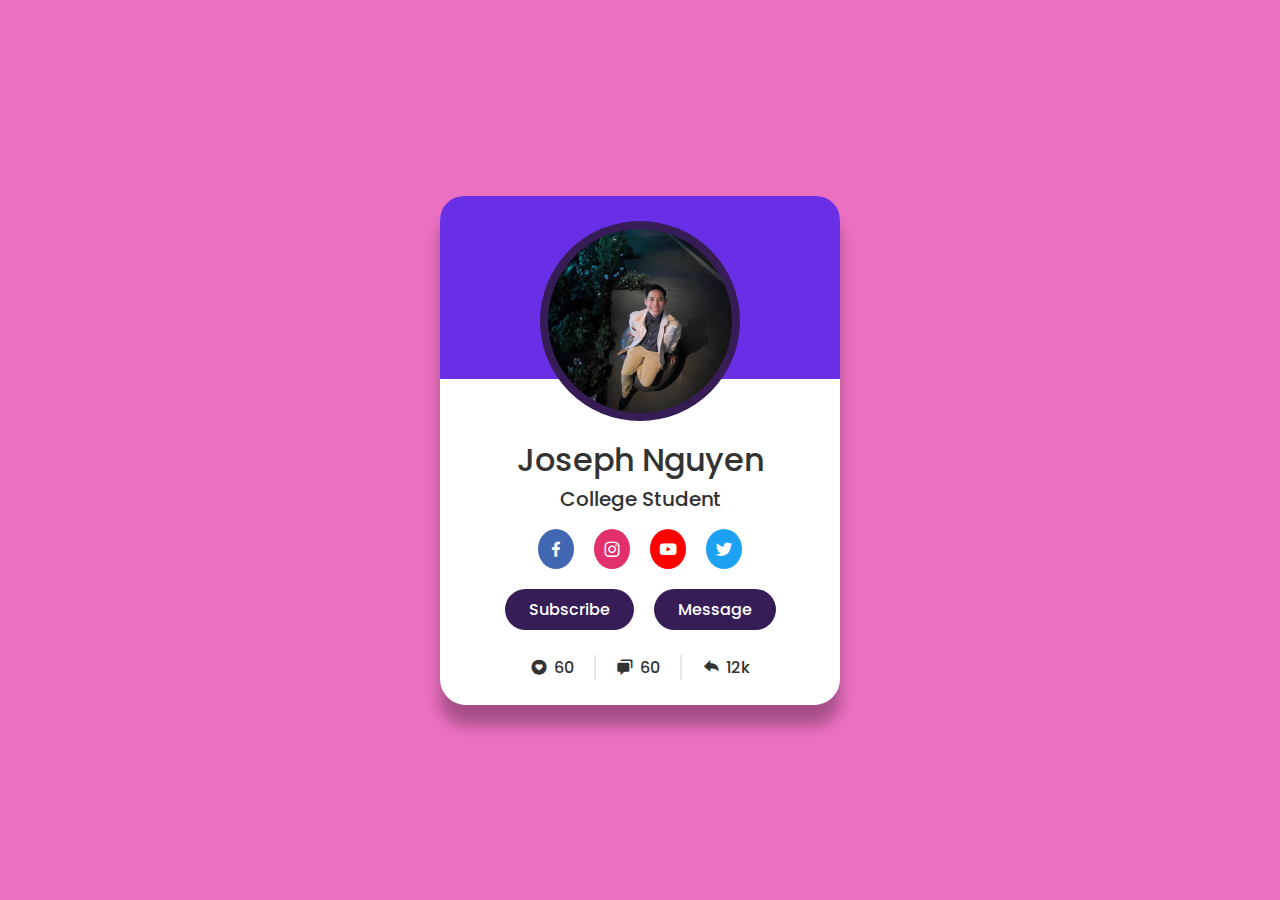
<file: ResponsiveProfileCard/index.html>
<!DOCTYPE html>
<!-- Coding by CodingLab | www.codinglabweb.com-->

<html lang=""en>
    <head>
        <meta charset="UTF-8" />
        <meta http-equiv="X-UA-Compatible" content="IE=edge" />
        <meta name="viewport" content="width=device-width, initial-scale=1.0" />
        <title>Profile Card UI Design </title>

        <!-- CSS -->
        <link rel="stylesheet" href="style.css" />

        <!-- Boxicons CSS-->
        <link href='https://unpkg.com/boxicons@2.1.4/css/boxicons.min.css' rel='stylesheet'/>
    </head>

    <body>
        <div class="profile-card">  

            <div class="image">
                <img src="img.jpg" alt="Profile Picture" class="profile-img" />
            </div>

            <div class="text-data">
               <span class="name">Joseph Nguyen</span>
               <span class="job">College Student</span> 
            </div>

            <div class="media-buttons">
                <a href="#" style="background: #4267b2" class="link">
                    <i class='bx bxl-facebook'></i>
                </a>
                
                <a href="#" style="background: #e1306c" class="link">
                    <i class='bx bxl-instagram' ></i>
                </a>

                <a href="#" style="background: #ff0000" class="link">
                    <i class='bx bxl-youtube' ></i>
                </a>

                <a href="#" style="background: #1da1f2" class="link">
                    <i class='bx bxl-twitter' ></i>
                </a>
            </div>

            <div class="buttons">
                <button class="button">Subscribe</button>
                <button class="button">Message</button>
            </div>

            <div class="analytics">
                <div class="data">
                    <i class='bx bxs-heart-circle' ></i>
                    <span class="number">60</span>
                </div>

                <div class="data">
                    <i class='bx bxs-chat' ></i>
                    <span class="number">60</span>
                </div>

                <div class="data">
                    <i class='bx bxs-share' ></i>
                    <span class="number">12k</span>
                </div>

            </div>

        </div>
    </body>
</html>
</file>
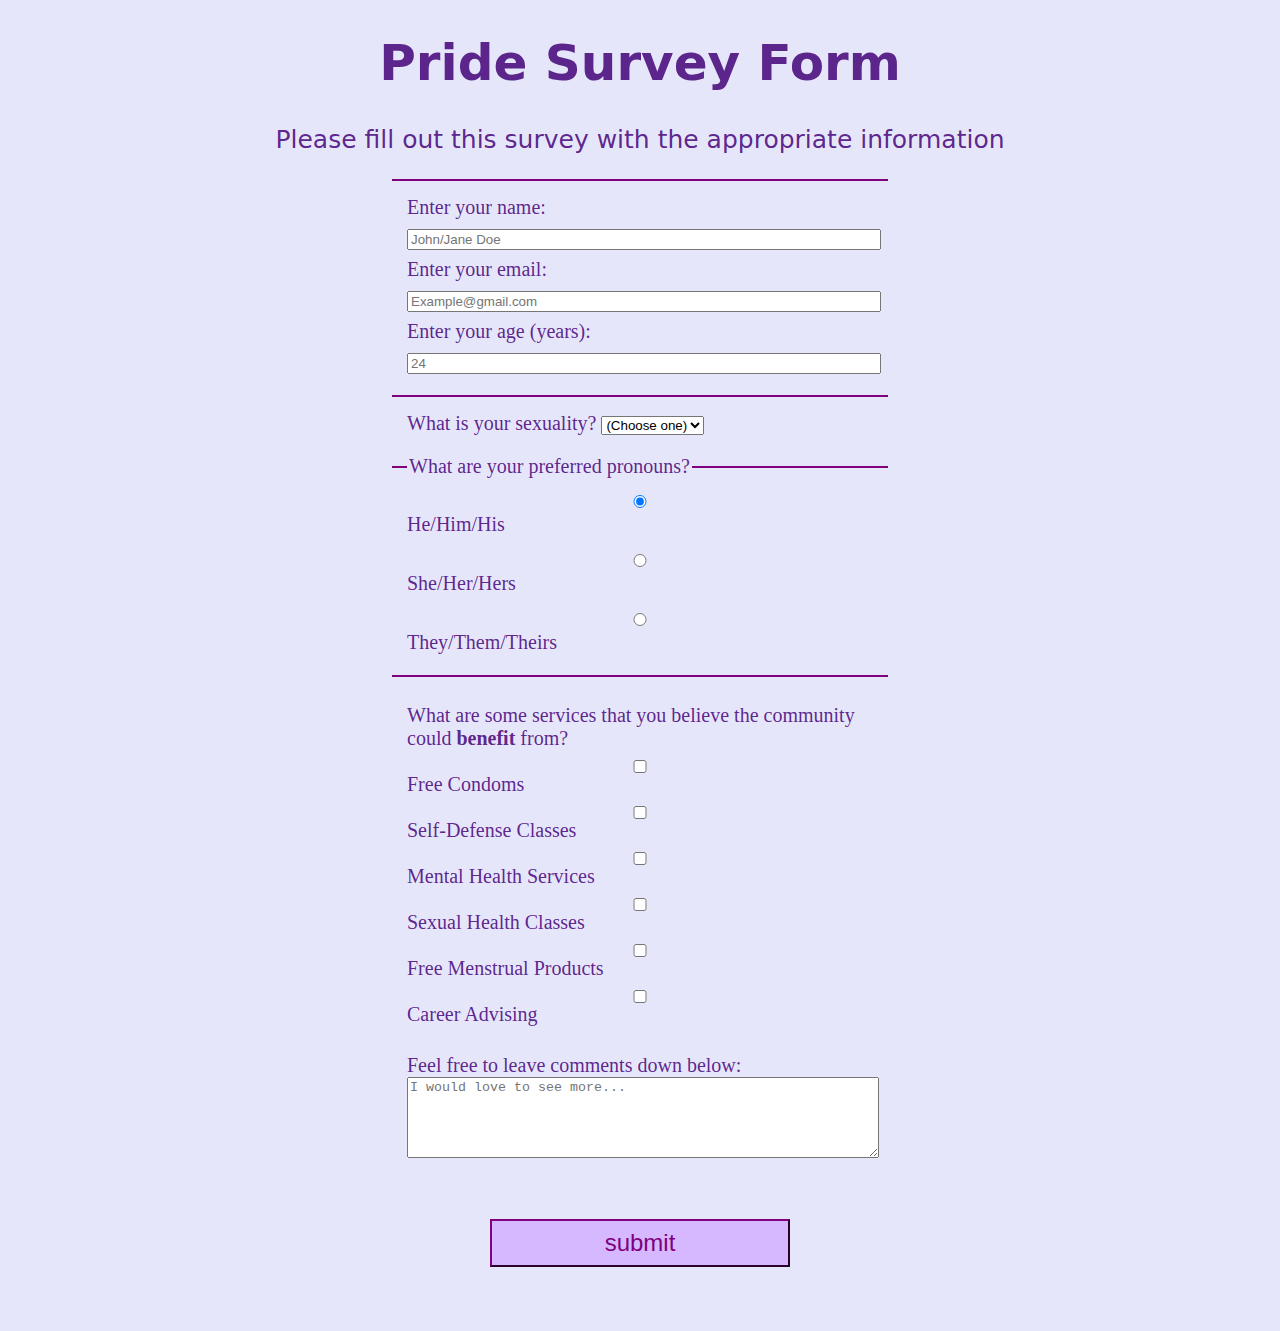
<file: Survey Form/index.html>
<!DOCTYPE html>
<html lang="en">
  <head>
    <meta charset="utf-8">
    <title>Pride Survey Form</title>
    <link rel="stylesheet" href="styles.css" />
  </head>
  <body>
    <h1 id="title">Pride Survey Form</h1>
    <p id="description">Please fill out this survey with the appropriate information</p>
    <form id="survey-form">

      <fieldset>
        <label for="name" id="name-label">Enter your name: <input id="name" type="text" name="user-name" placeholder="John/Jane Doe" required/></label>

        <label for="email" id="email-label" >Enter your email: <input id="email" type="email" name="user-email" placeholder="Example@gmail.com" required/></label>

        <label for="number" id="number-label" >Enter your age (years): <input id="number" type="number" name="user-number" min="18" max="65" placeholder="24" required/></label>
      </fieldset>

      <fieldset>
        <label for="dropdown">What is your sexuality?
          <select id="dropdown" name="dropdown">
            <option value="">(Choose one)</option>
            <option value="1">Heterosexual</option>
            <option value="2">Homosexual</option>
            <option value="3">Bisexual</option>
            <option value="4">Pansexual</option>
            <option value="5">Asexual</option>   
          </select>
        </label>
      </fieldset>

      <fieldset>
        <legend>What are your preferred pronouns?</legend>
        <label for="he-pronouns">
          <input type="radio" id="he-pronouns" name="pronouns" value="He/Him/His" checked />He/Him/His</label>
        <label for="she-pronouns">
          <input type="radio" id="she-pronouns" name="pronouns" value="She/Her/Hers" />She/Her/Hers</label>
        <label for="they-pronouns">
          <input type="radio" id="they-pronouns" name="pronouns" value="They/Them/Theirs" />They/Them/Theirs</label>
      </fieldset>
      
      <fieldset>
        <p>What are some services that you believe the community could <b>benefit</b> from?
        <label for="condom">
          <input type="checkbox" id="condom" name="condom" value="condom" />Free Condoms</label>
        <label for="defense">
          <input type="checkbox" id="defense" name="defense" value="defense" />Self-Defense Classes</label>
        <label for="sex">
        <label for="mental">
          <input type="checkbox" id="mental" name="mental" value="mental" />Mental Health Services</label>
          <input type="checkbox" id="sex" name="sex" value="sex" />Sexual Health Classes</label>
        <label for="condom">
          <input type="checkbox" id="menstrual" name="menstrual" value="menstrual" />Free Menstrual Products</label>
        <label for="career">
          <input type="checkbox" id="career" name="career" value="career" />Career Advising</label>

      <label for="comment">Feel free to leave comments down below:
        <textarea id="comment" name="comment" cols=60 rows=5 placeholder="I would love to see more..."></textarea></label>
      </fieldset>
      <input type="Submit" id="submit" value="submit" />
    </form>
  </body>
</html>
</file>
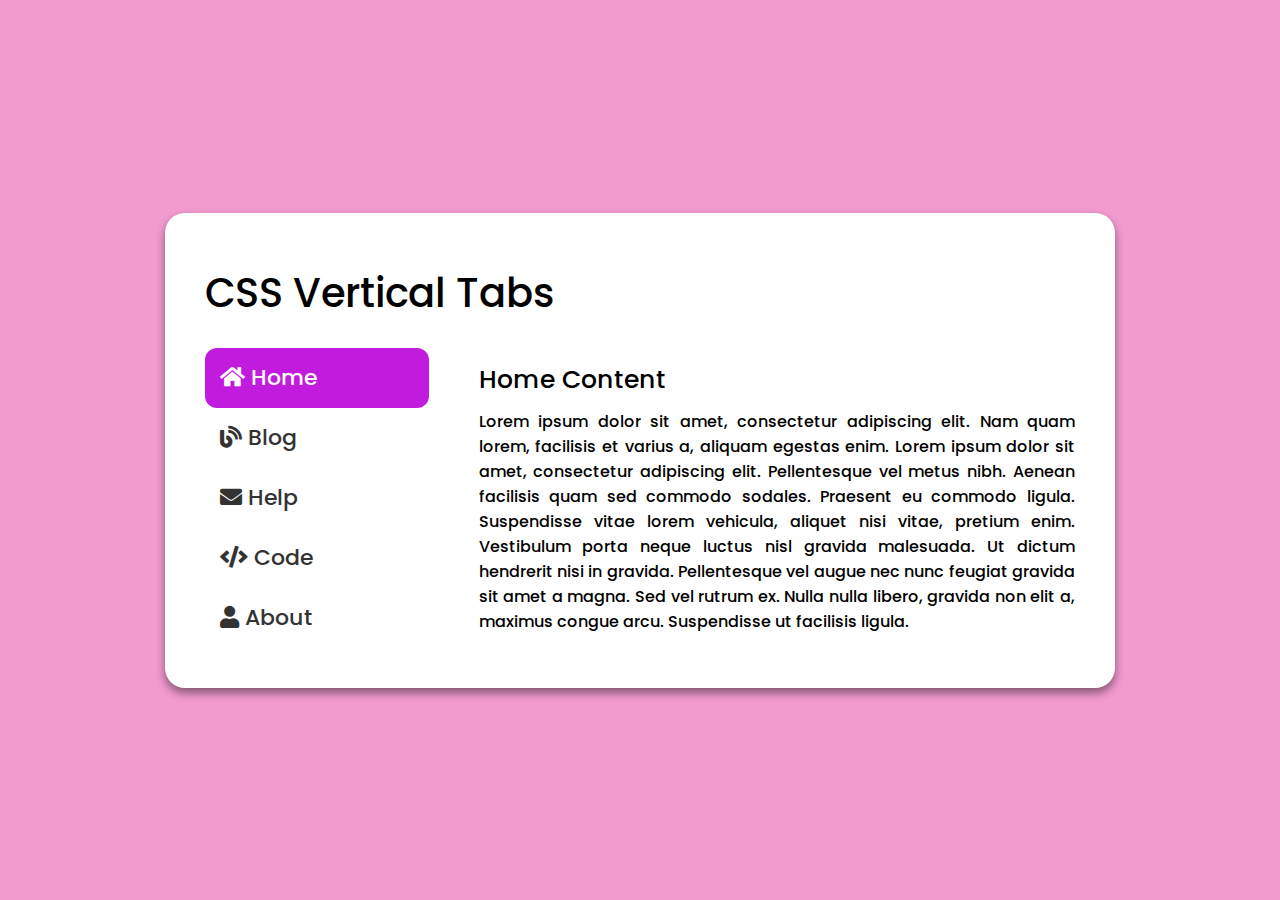
<file: tab/index.html>
<!DOCTYPE html>
<HTML lang="en" dir="ltr">
    <head>
        <meta charset="UTF-8">
        <title>CSS Vertical Tabs</title>
        <link rel="stylesheet" href="style.css">

        <!-- Fontawesome CDN Link  -->
        <link rel="stylesheet" href="https://cdnjs.cloudflare.com/ajax/libs/font-awesome/5.15.2/css/all.min.css" />
        <meta name="viewport" content="width=deive-width, initial-scale=1.0">

    </head>
    <body>
        <div class="container">

            <div class="main-title">CSS Vertical Tabs</div>

            <div class="content">
                <input type="radio" checked name="indicator" id="home">
                <input type="radio" name="indicator" id="blog">
                <input type="radio" name="indicator" id="help">
                <input type="radio" name="indicator" id="code">
                <input type="radio" name="indicator" id="about">

                <div class="list">

                    <label for="home" class="home">
                        <i class="fas fa-home"></i>
                        <span class="topic">Home</span>
                    </label>

                    <label for="blog" class="blog">
                        <i class="fas fa-blog"></i>
                        <span class="topic">Blog</span>
                    </label>

                    <label for="help" class="help">
                        <i class="fas fa-envelope"></i>
                        <span class="topic">Help</span>
                    </label>

                    <label for="code" class="code">
                        <i class="fas fa-code"></i>
                        <span class="topic">Code</span>
                    </label>

                    <label for="about" class="about">
                        <i class="fas fa-user"></i>
                        <span class="topic">About</span>
                    </label>

                    <div class="indicator"></div>
                </div>

                <div class="text-content">

                    <div class="home text">
                        <div class="title">Home Content</div>
                    <p>Lorem ipsum dolor sit amet, consectetur adipiscing elit. Nam quam lorem, facilisis et varius a, aliquam egestas enim. Lorem ipsum dolor sit amet, consectetur adipiscing elit. Pellentesque vel metus nibh. Aenean facilisis quam sed commodo sodales. Praesent eu commodo ligula. Suspendisse vitae lorem vehicula, aliquet nisi vitae, pretium enim. Vestibulum porta neque luctus nisl gravida malesuada. Ut dictum hendrerit nisi in gravida. Pellentesque vel augue nec nunc feugiat gravida sit amet a magna. Sed vel rutrum ex. Nulla nulla libero, gravida non elit a, maximus congue arcu. Suspendisse ut facilisis ligula.</p>
                    </div>

                    <div class="blog text">
                        <div class="title">Blog Content</div>
                    <p>Lorem ipsum dolor sit amet, consectetur adipiscing elit. Nam quam lorem, facilisis et varius a, aliquam egestas enim. Lorem ipsum dolor sit amet, consectetur adipiscing elit. Pellentesque vel metus nibh. Aenean facilisis quam sed commodo sodales. Praesent eu commodo ligula. Suspendisse vitae lorem vehicula, aliquet nisi vitae, pretium enim. Vestibulum porta neque luctus nisl gravida malesuada. Ut dictum hendrerit nisi in gravida. Pellentesque vel augue nec nunc feugiat gravida sit amet a magna. Sed vel rutrum ex. Nulla nulla libero, gravida non elit a, maximus congue arcu. Suspendisse ut facilisis ligula.</p>
                    </div>

                    <div class="help text">
                        <div class="title">Help Content</div>
                    <p>Lorem ipsum dolor sit amet, consectetur adipiscing elit. Nam quam lorem, facilisis et varius a, aliquam egestas enim. Lorem ipsum dolor sit amet, consectetur adipiscing elit. Pellentesque vel metus nibh. Aenean facilisis quam sed commodo sodales. Praesent eu commodo ligula. Suspendisse vitae lorem vehicula, aliquet nisi vitae, pretium enim. Vestibulum porta neque luctus nisl gravida malesuada. Ut dictum hendrerit nisi in gravida. Pellentesque vel augue nec nunc feugiat gravida sit amet a magna. Sed vel rutrum ex. Nulla nulla libero, gravida non elit a, maximus congue arcu. Suspendisse ut facilisis ligula.</p>
                    </div>

                    <div class="code text">
                        <div class="title">Code Content</div>
                    <p>Lorem ipsum dolor sit amet, consectetur adipiscing elit. Nam quam lorem, facilisis et varius a, aliquam egestas enim. Lorem ipsum dolor sit amet, consectetur adipiscing elit. Pellentesque vel metus nibh. Aenean facilisis quam sed commodo sodales. Praesent eu commodo ligula. Suspendisse vitae lorem vehicula, aliquet nisi vitae, pretium enim. Vestibulum porta neque luctus nisl gravida malesuada. Ut dictum hendrerit nisi in gravida. Pellentesque vel augue nec nunc feugiat gravida sit amet a magna. Sed vel rutrum ex. Nulla nulla libero, gravida non elit a, maximus congue arcu. Suspendisse ut facilisis ligula.</p>
                    </div>

                    <div class="about text">
                        <div class="title">About Content</div>
                    <p>Lorem ipsum dolor sit amet, consectetur adipiscing elit. Nam quam lorem, facilisis et varius a, aliquam egestas enim. Lorem ipsum dolor sit amet, consectetur adipiscing elit. Pellentesque vel metus nibh. Aenean facilisis quam sed commodo sodales. Praesent eu commodo ligula. Suspendisse vitae lorem vehicula, aliquet nisi vitae, pretium enim. Vestibulum porta neque luctus nisl gravida malesuada. Ut dictum hendrerit nisi in gravida. Pellentesque vel augue nec nunc feugiat gravida sit amet a magna. Sed vel rutrum ex. Nulla nulla libero, gravida non elit a, maximus congue arcu. Suspendisse ut facilisis ligula.</p>
                    </div>
                </div>

            </div>
        </div>

    </body>

</HTML>
</file>
<file: ResponsiveProfileCard/style.css>
/* Google Fonts - Poppins */
@import url('https://fonts.googleapis.com/css2?family=Poppins:ital,wght@0,100;0,200;0,300;0,400;0,500;0,600;0,700;0,800;0,900;1,100;1,200;1,300;1,400;1,500;1,600;1,700;1,800;1,900&display=swap');

* {
    margin: 0;
    padding: 0;
    box-sizing: border-box;

    font-family: "Poppins", sans-serif;
    font-weight: 500;
    font-style: normal;
  }

body {
    height: 100vh;
    display: flex;
    align-items: center;
    justify-content: center;
    background-color: #ec70c1;
}

.profile-card {
    display: flex;
    flex-direction: column;
    align-items: center;

    max-width: 400px;
    width: 100%;
    background: #fff;
    border-radius: 26px;
    padding: 25px;
    box-shadow: 0 20px 15px rgba(0, 0, 0, 0.3);
    position: relative;
}

.profile-card::before {
    content: "";
    position: absolute;

    top:0;
    left: t;
    border-radius: 24px 24px 0 0;

    height: 36%;
    width: 100%;
    background-color: #692fe7 ;
}

.image {
    position: relative;
    height: 200px;
    width: 200px;
    border-radius: 100%;
    background-color: #361d56;
    padding:4px;
    margin-bottom: 15px;
}

.image .profile-img {
    height: 100%;
    width: 100%;
    object-fit: cover;
    border-radius: 50%;
    border: 4px solid #361d56;
}

.profile-card .text-data {
    display: flex;
    flex-direction: column;
    align-items: center;

    color: #333;
}

.text-data .name {
    font-size: 32px;
    font-weight: 500;
}

.text-data .job {
    font-size: 20px;
    font-weight: 500;
}

.profile-card .media-buttons {
    display: flex;
    align-items: center;
    margin-top: 15px;
}

.media-buttons .link {
    display: flex;
    align-items: center;
    justify-content: center;
    color: #fff;
    font-size: 20px;
    height: 40px;
    width: 36px;
    border-radius: 50%;
    margin: 0 10px;
    background-color: #1bb086;
    text-decoration: none;
}

.profile-card .buttons {
    display: flex;
    align-items: center;
    margin-top: 20px;
}

.buttons .button {
    color: #fff;
    font-size: 16px;
    font-size: 400;
    border: none;

    border-radius: 30px;
    margin: 0 10px;
    padding: 8px 24px;
    background-color: #361d56;

    cursor: pointer;
    transition: all 0.3s ease;
}

.buttons .button:hover {
    background-color: #4a257b;
}

.profile-card .analytics {
    display:flex;
    align-items: center;
    margin-top: 25px;
}

.analytics .data {
    display:flex;
    align-items: center;
    color: #333;
    padding: 0 20px;
    border-right: 2px solid #e7e7e7;
}

.data i {
    font-size: 18px;
    margin-right: 6px;
}

.data:last-child {
    border-right: none;
}
</file>
<file: Survey Form/styles.css>
h1 {
  text-align: center;
  font-family: System-ui;
  font-size: 50px;
  padding: 10px auto;
}

p[id="description"] {
  font-family: System-ui;
  text-align: center;
  font-size: 25px;
  padding: 0 auto;
}

body {
  background-color: lavender;
  font-size: 20px;
  width: 100%;
  height: 100vh;
  margin: auto;
  color: rgba(90, 34, 139, .99)
}

form {
  width: 90vw;
  max-width: 500px;
  min-width: 300px;
  padding-bottom: 2em;
  margin-left: auto;
  margin-right: auto;
}

fieldset {
  border: none;
  border-top: 2px solid purple;
}

label {
  display: block;
  margin: 0.5rem 0;
}

input {
  display: block;
  margin: 10px 0 0 0;
  width: 100%;
}

input[id="submit"]
{
  color: purple;
  width: 50%;
  margin: 1em auto;
  height: 2em;
  font-size: 1.5rem;
  background-color: rgba(213, 184, 255);
  border-color: purple;
  min-width: 300px;
}

label[for="comment"] {
  padding-top: 20px;
}

textarea {
  width: 100%;
}

input[type=radio]
{
  display: inline-block;
}

label[for="he-pronouns"] {
  display: inline;
}
</file>
<file: tab/style.css>
@import url('https://fonts.googleapis.com/css2?family=Poppins:ital,wght@0,100;0,200;0,300;0,400;0,500;0,600;0,700;0,800;0,900;1,100;1,200;1,300;1,400;1,500;1,600;1,700;1,800;1,900&display=swap');

* {
    margin: 0;
    padding: 0;
    box-sizing: border-box;
    font-family: "Poppins", sans-serif;

    font-weight: 500;
    font-style: normal;
}

body {
    min-height: 100vh;
    width: 100%;
    display: flex;
    align-items: center;
    justify-content: center;
    background: #f29bcf;
}

.container {
    background: #fff;
    padding: 50px 40px 40px 40px;

    border-radius: 20px;

    max-width: 950px;
    width: 100%;
    margin: 0 20px;
    box-shadow: 0 5px 10px rgba(0, 0, 0, 0.45);
}

.container .main-title {
    font-size: 40px;
    font-weight: 500;
    margin-bottom: 25px;
}

.container .content {
    display: flex;
    align-items: center;
    justify-content: space-between;
}

.container .content .list {
    display: flex;
    flex-direction: column;

    position: relative;
    width: 30%;

    margin-right: 50px;
}

.content .list label {
    height: 60px;
    font-size: 22px;
    font-weight: 500;
    cursor: pointer;

    /*background: red;*/
    border-radius: 12px;
    line-height: 60px;

    padding-left: 15px;
    color: #333;

    z-index: 12;

    transition: all 0.4s ease;
}

.content .list label:hover {
    color: #f29bcf;
}

#home:checked ~ .list .home,
#blog:checked ~ .list .blog,
#help:checked ~ .list .help,
#code:checked ~ .list .code,
#about:checked ~ .list .about {
    color: #fff;
}

.content .indicator {
    height: 60px;
    width: 100%;
    left: 0;
    position: absolute;
    background: #c11cde;

    border-radius: 12px;

    top: 0;

    transition: all 0.4s ease; /*moves around */
}

#home:checked ~ .list .indicator {
    top: 0;
}

#blog:checked ~ .list .indicator {
    top: 60px;
}

#help:checked ~ .list .indicator {
    top: 120px;
}

#code:checked ~ .list .indicator {
    top: 180px;
}

#about:checked ~ .list .indicator {
    top: 240px;
}

.container input[type="radio"] {
    display: none;
}

.container .content .text-content {
    width: 80%;
    height: 100%;
}
.content .text-content .text {
    display: none;
}

.content .text-content .home {
    display: block;
}

#home:checked ~ .text-content .home, 
#blog:checked ~ .text-content .blog,
#help:checked ~ .text-content .help,
#code:checked ~ .text-content .code,
#about:checked ~ .text-content .about {
    display: block;
}


#blog:checked ~ .text-content .home,
#help:checked ~ .text-content .home,
#code:checked ~ .text-content .home,
#about:checked ~ .text-content .home {
    display: none;
}

.content .text-content .title {
    font-size: 25px;
    font-weight: 500;
    margin-bottom: 10px;
}

.content .text-content p {
    text-align: justify;
}
</file>
